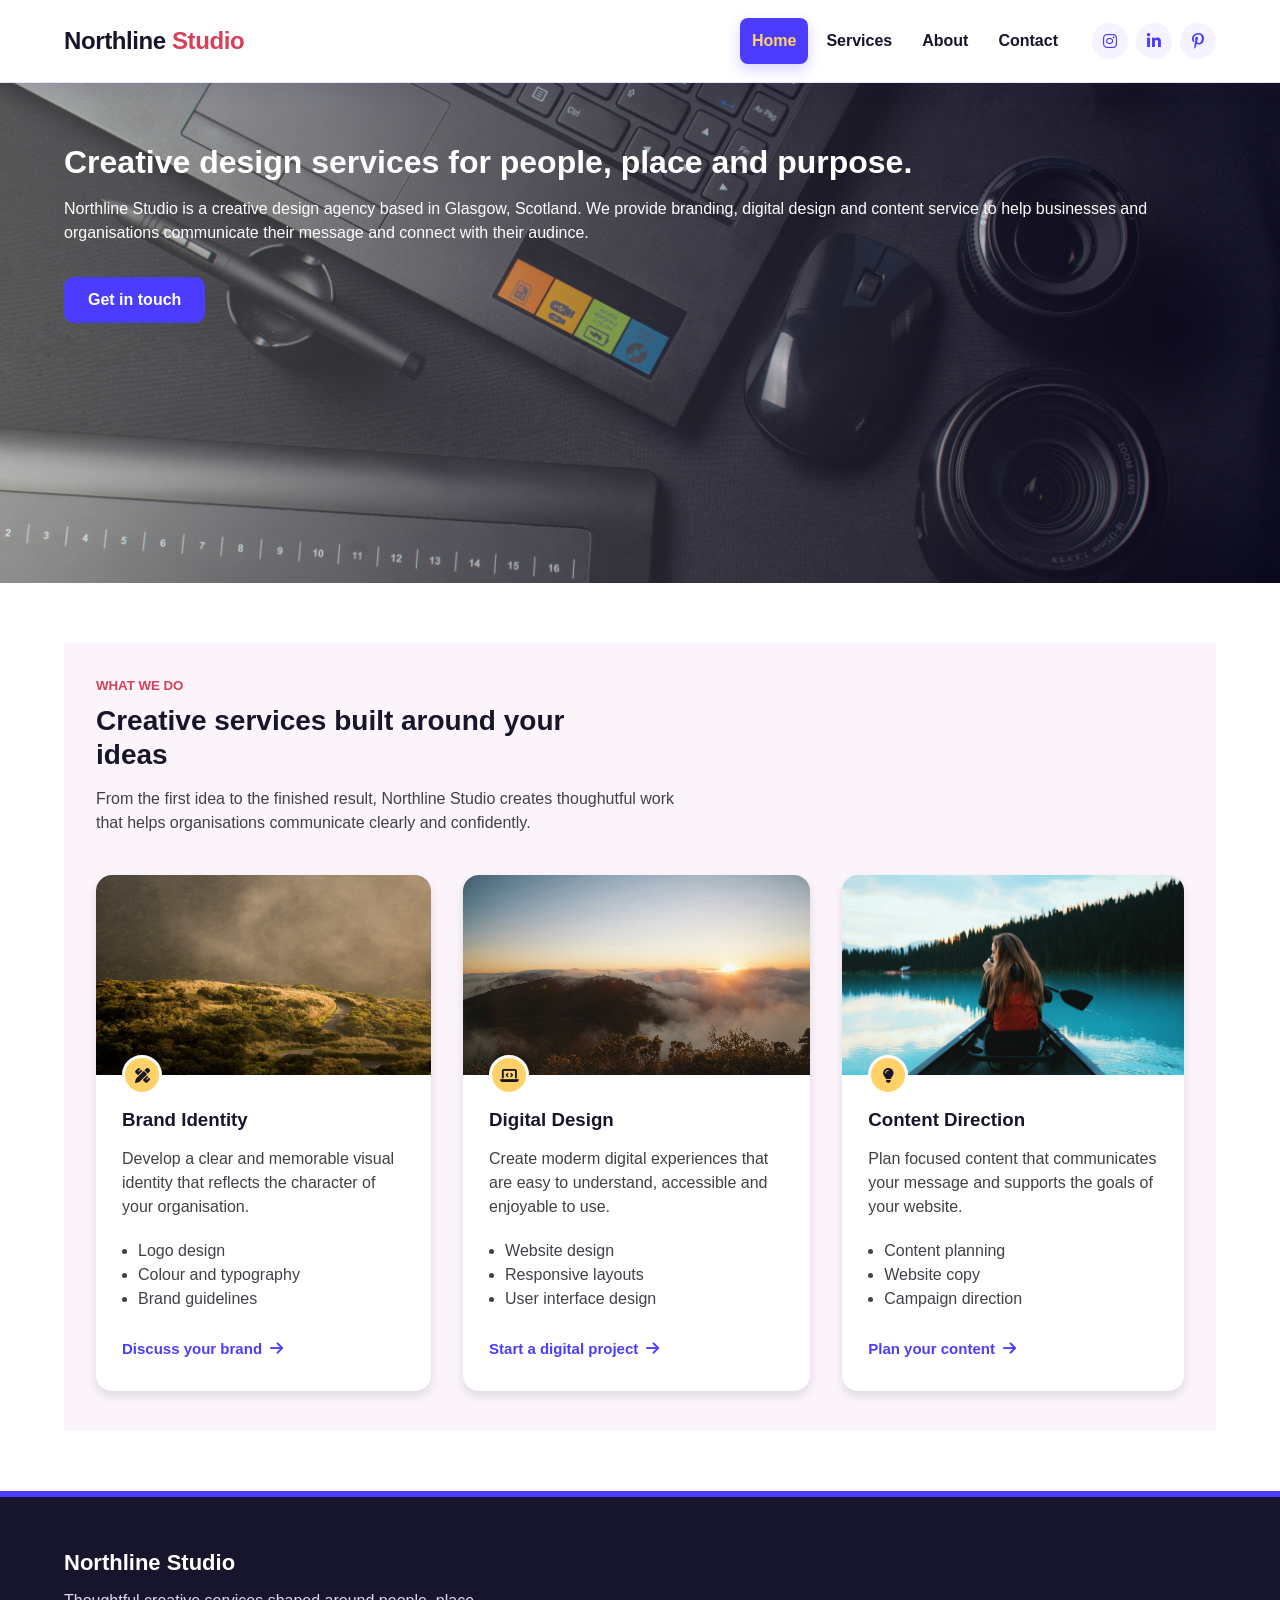
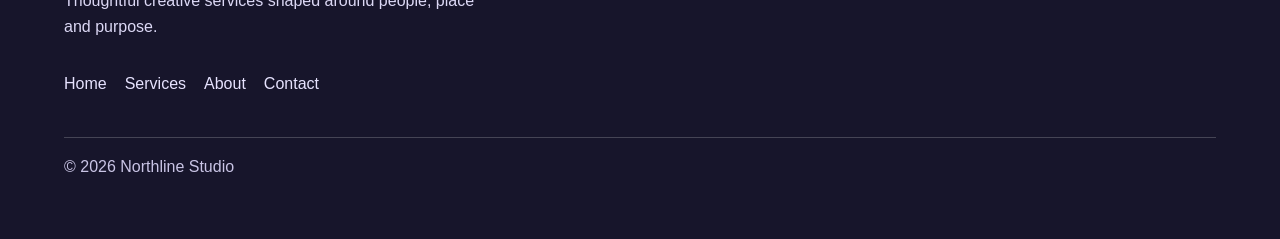
<file: index.html>
<!DOCTYPE html>
<html lang="en">
<head>
	<meta charset="UTF-8">
	<meta name="viewport" content="width=device-width, initial-scale=1.0">
	<title>Northline Studio | Home Page.</title>
	<link rel="stylesheet" href="https://cdnjs.cloudflare.com/ajax/libs/font-awesome/6.7.2/css/all.min.css">
	<link rel="stylesheet" href="./css/style.css">
</head>
<body>

	<header class="site-header">
		<div class="container header-layout">

			<a class="site-name" href="index.html">Northline <span>Studio<span></a>

			<button class="menu-button" type="button" aria-controls="main-navigation" aria-expanded="false">
				<i class="fa-solid fa-bars" aria-hidden="true"></i><span>Menu</span>
			</button>

			<nav id="main-navigation" class="main-navigation" aria-label="Main navigation">
				<div class="nav-list-wrap">
					<ul class="nav-list">
						<li><a href="index.html" aria-current="page">Home</a></li>

						<li><a href="./pages/service_page.html">Services</a></li>

						<li><a href="./pages/about_page.html">About</a></li>

						<li><a href="./pages/contact_page.html">Contact</a></li>
					</ul>

					<ul class="social-links" aria-label="Social media links">

						<li>
							<a href="https://www.instagram.com/" target="_blank" rel="noopener noreferrer" aria-label="Instagram, opens in a new tab">
								<i class="fa-brands fa-instagram" aria-hidden="true"></i>
							</a>
						</li>

						<li>
							<a href="https://www.linkedin.com/" target="_blank" rel="noopener noreferrer" aria-label="LinkedIn, opens in a new tab">
								<i class="fa-brands fa-linkedin-in" aria-hidden="true"></i>
							</a>
						</li>

						<li>
							<a href="https://www.pinterest.com/" target="_blank" rel="noopener noreferrer" aria-label="Pinterest, opens in a new tab">
								<i class="fa-brands fa-pinterest-p" aria-hidden="true"></i>
							</a>
						</li>
					</ul>
				</div>
			</nav>
		</div>
	</header>


	<main id="main-content">
		<div class="hero-section">
			<div class="image-container">
				<div class="hero-details-wrap">
					<div class="hero-details">
						<h1>Creative design services for people, place and purpose.</h1>
						<p>
							Northline Studio is a creative design agency based in Glasgow, Scotland. We provide branding, digital design and content service to help businesses and organisations communicate their message and connect with their audince.
						</p>
						<a href="./index.html#cardSection">Get in touch</a>
					</div>

				</div>
				
			</div>
			
		</div>

		<div class="card-section" id="cardSection">
			<div class="card-content-wrap container">
				<div class="card-content">
					<div class="card-content-title">
						<h5>what we do</h5>
						<h1>Creative services built around your ideas</h1>
						<p>From the first idea to the finished result, Northline Studio creates thoughutful work that helps organisations communicate clearly and confidently.</p>
					</div>

					<div class="cards-container">

						<a href="./pages/service_page.html" class="card-item">
							<div class="card-details-wrap">

								<div class="card-image-container">
									<img src="./images/card-image_1.jpg" alt="a country road in an open field" title="A country road in an open field">
								</div>
								
								<div class="card-details-container">
									<i class="fa-solid fa-pen-ruler fa-width-auto"></i>

									<h3>Brand Identity</h3>
									<p>
										Develop a clear and memorable visual identity that reflects the character of your organisation.
									</p>

									<ul>
										<li>Logo design</li>
										<li>Colour and typography</li>
										<li>Brand guidelines</li>
									</ul>
									
								</div>

							</div>

							<button>Discuss your brand <span><i class="fa-solid fa-arrow-right fa-width-auto"></i></span></button>
							
						</a>



						

						<a href="./pages/service_page.html" class="card-item">
							<div class="card-details-wrap">

								<div class="card-image-container">
									<img src="./images/card-image_2.jpg" alt="a country road in an open field" title="The sun is on the horizon, level with the mountain peaks, and there is a moderate mist.">
								</div>
								
								<div class="card-details-container">
									<i class="fa-solid fa-laptop-code fa-width-auto"></i>

									<h3>Digital Design</h3>
									<p>
										Create moderm digital experiences that are easy to understand, accessible and enjoyable to use.
									</p>

									<ul>
										<li>Website design</li>
										<li>Responsive layouts</li>
										<li>User interface design</li>
									</ul>
									
								</div>

							</div>

							<button>Start a digital project <span><i class="fa-solid fa-arrow-right fa-width-auto"></i></span></button>
							
						</a>





						<a href="./pages/service_page.html" class="card-item">
							<div class="card-details-wrap">

								<div class="card-image-container">
									<img src="./images/card-image_3.jpg" alt="a country road in an open field" title="A young woman in a kayak with a paddle glides across a calm lake with blue water.">
								</div>
								
								<div class="card-details-container">
									<i class="fa-solid fa-lightbulb fa-width-auto"></i>

									<h3>Content Direction</h3>
									<p>
										Plan focused content that communicates your message and supports the goals of your website.
									</p>

									<ul>
										<li>Content planning</li>
										<li>Website copy</li>
										<li>Campaign direction</li>
									</ul>
									
								</div>

							</div>

							<button>Plan your content <span><i class="fa-solid fa-arrow-right fa-width-auto"></i></span></button>
							
						</a>


						


						
						
					</div>

				</div>

			</div>

		</div>
	</main>


	<footer class="site-footer">
		<div class="container footer-wrap">

			<div class="footer-layout">
				<div>
					<p class="footer-title">Northline Studio</p>
					<p class="footer-description">Thoughtful creative services shaped around people, place and purpose.</p>
				</div>

				<nav aria-label="Footer navigation">
					<ul class="footer-links">
						<li><a href="./index.html">Home</a></li>

						<li><a href="./pages/service_page.html">Services</a></li>

						<li><a href="./pages/about_page.html">About</a></li>

						<li><a href="./pages/contact_page.html">Contact</a></li>
					</ul>
				</nav>
			</div>

			<div class="footer-bottom"><p>&copy; 2026 Northline Studio</p></div>

		</div>
	</footer>


	<script src="./js/script.js"></script>
</body>
</html>
</file>
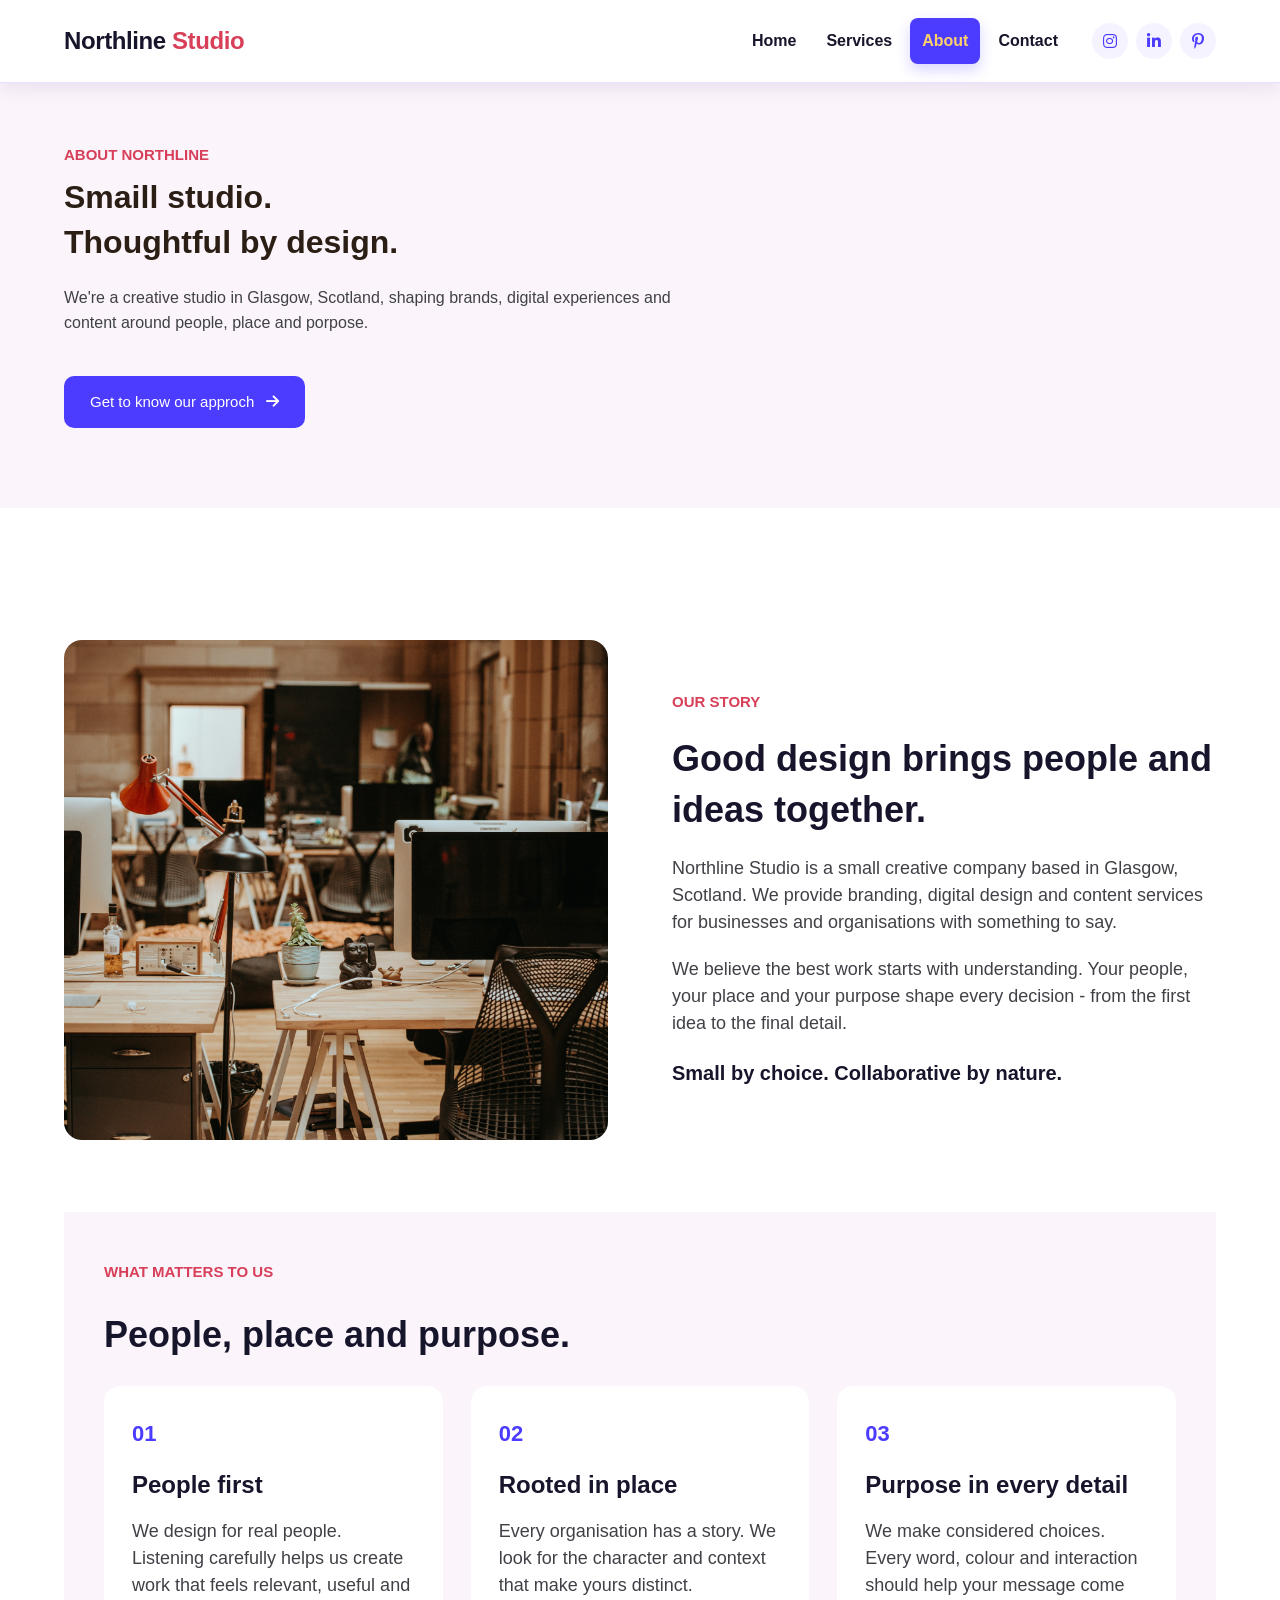
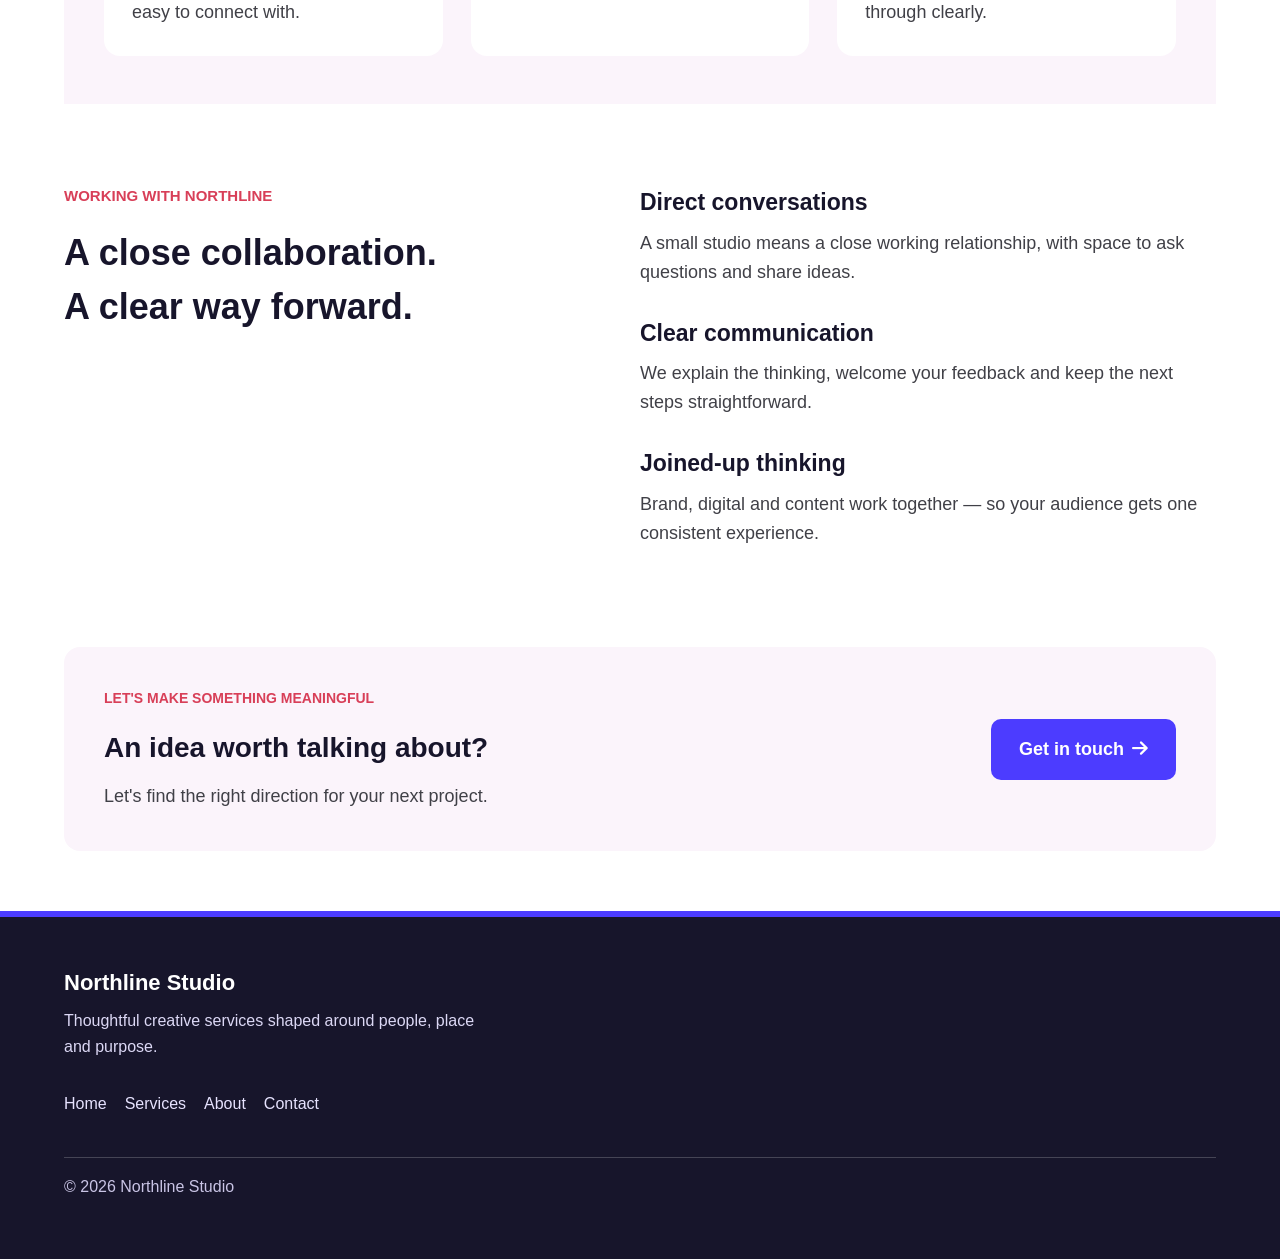
<file: pages/about_page.html>
<!DOCTYPE html>
<html lang="en">
<head>
	<meta charset="UTF-8">
	<meta name="viewport" content="width=device-width, initial-scale=1.0">
	<title>Northline Studio | About Page.</title>
	<link rel="stylesheet" href="https://cdnjs.cloudflare.com/ajax/libs/font-awesome/6.7.2/css/all.min.css">
	<link rel="stylesheet" href="../css/style.css">
</head>
<body>

	<header class="site-header">
		<div class="container header-layout">

			<a class="site-name" href="../index.html">Northline <span>Studio<span></a>

			<button class="menu-button" type="button" aria-controls="main-navigation" aria-expanded="false">
				<i class="fa-solid fa-bars" aria-hidden="true"></i><span>Menu</span>
			</button>

			<nav id="main-navigation" class="main-navigation" aria-label="Main navigation">
				<div class="nav-list-wrap">
					<ul class="nav-list">
						<li><a href="../index.html">Home</a></li>

						<li><a href="./service_page.html" >Services</a></li>

						<li><a href="./about_page.html" aria-current="page">About</a></li>

						<li><a href="../pages/contact_page.html">Contact</a></li>
					</ul>

					<ul class="social-links" aria-label="Social media links">

						<li>
							<a href="https://www.instagram.com/" target="_blank" rel="noopener noreferrer" aria-label="Instagram, opens in a new tab">
								<i class="fa-brands fa-instagram" aria-hidden="true"></i>
							</a>
						</li>

						<li>
							<a href="https://www.linkedin.com/" target="_blank" rel="noopener noreferrer" aria-label="LinkedIn, opens in a new tab">
								<i class="fa-brands fa-linkedin-in" aria-hidden="true"></i>
							</a>
						</li>

						<li>
							<a href="https://www.pinterest.com/" target="_blank" rel="noopener noreferrer" aria-label="Pinterest, opens in a new tab">
								<i class="fa-brands fa-pinterest-p" aria-hidden="true"></i>
							</a>
						</li>
					</ul>
				</div>
			</nav>
		</div>
	</header>

	<main id="main-content">
		<div class="hero-section">
			<div class="about_image-container">
				<div class="hero-details-wrap">
					<div class="about_hero-details">
						<h5>about northline</h5>
						<h1>Smaill studio. <span>Thoughtful by design.</span></h1>
						<p>
							We're a creative studio in Glasgow, Scotland, shaping brands, digital experiences and content around people, place and porpose.
						</p>
						<a href="./about_page.html#aboutOurValuesContent">Get to know our approch <span><i class="fa-solid fa-arrow-right fa-width-auto"></i></span></a>
					</div>
				</div>
			</div>
		</div>

		<div class="about-section">
			<div class="about-content-wrap container">

				<div class="about_story-content">
					<div class="about_image-story-container">
						<img src="../images/about_story.jpg" alt="A workspace with desks and computers on them, resembling an office.">
					</div>

					<div class="about_story-details-content">
						<h5>our story</h5>
						<h1>Good design brings people and ideas together.</h1>
						<p>
							Northline Studio is a small creative company based in Glasgow, Scotland. We provide branding, digital design and content services for businesses and organisations with something to say.
						</p>
						<p>
							We believe the best work starts with understanding. Your people, your place and your purpose shape every decision - from the first idea to the final detail.
						</p>
						<h4>Small by choice. Collaborative by nature.</h4>
					</div>
				</div>


				<div class="about_ourValues-content" id="aboutOurValuesContent">
					<div class="about_ourValues-title">
						<h5>what matters to us</h5>
						<h1>People, place and purpose.</h1>
					</div>
					<div class="about_ourValues-cards-container">

						<div class="about_ourValues-card">
							<div class="about_ourValues-card-details">
								<h4>01</h4>
								<h3>People first</h3>
								<p>
									We design for real people. Listening carefully helps us create work that feels relevant, useful and easy to connect with.
								</p>
							</div>
						</div>

						<div class="about_ourValues-card">
							<div class="about_ourValues-card-details">
								<h4>02</h4>
								<h3>Rooted in place</h3>
								<p>
									Every organisation has a story. We look for the character and context that make yours distinct.
								</p>
							</div>
						</div>

						<div class="about_ourValues-card">
							<div class="about_ourValues-card-details">
								<h4>03</h4>
								<h3>Purpose in every detail</h3>
								<p>
									We make considered choices. Every word, colour and interaction should help your message come through clearly.
								</p>
							</div>
						</div>


					</div>
				</div>



				<div class="about_howWeWork-content">
					<div class="about_howWeWork-title">
						<h5>working with northline</h5>
						<h1>A close collaboration.</h1>
						<h1>A clear way forward.</h1>
					</div>

					<div class="about_howWeWork-details">
						
						<div class="about_howWeWork-details-wrap">
							<h4>Direct conversations</h4>
							<p>
								A small studio means a close working relationship, with space to ask questions and share ideas.
							</p>
						</div>

						<div class="about_howWeWork-details-wrap">
							<h4>Clear communication</h4>
							<p>
								We explain the thinking, welcome your feedback and keep the next steps straightforward.
							</p>
						</div>

						<div class="about_howWeWork-details-wrap">
							<h4>Joined-up thinking</h4>
							<p>
								Brand, digital and content work together — so your audience gets one consistent experience.
							</p>
						</div>
						
					</div>

				</div>


				
				<div class="services_cta-content">

					<div class="services_cta-content-wrap">
						<div class="services_cta-content-title">
							<h5>let's make something meaningful</h5>
							<h1>An idea worth talking about?</h1>
							<p>
								Let's find the right direction for your next project.
							</p>
						</div>

						<div class="services_cta-button_wrap">
							<a href="./contact_page.html">Get in touch <span><i class="fa-solid fa-arrow-right fa-width-auto"></i></span></a>
						</div>
						
					</div>

				</div>

			</div>

		</div>
	</main>


	<footer class="site-footer">
		<div class="container footer-wrap">

			<div class="footer-layout">
				<div>
					<p class="footer-title">Northline Studio</p>
					<p class="footer-description">Thoughtful creative services shaped around people, place and purpose.</p>
				</div>

				<nav aria-label="Footer navigation">
					<ul class="footer-links">
						<li><a href="../index.html">Home</a></li>

						<li><a href="./service_page.html">Services</a></li>

						<li><a href="./about_page.html">About</a></li>

						<li><a href="./contact_page.html">Contact</a></li>
					</ul>
				</nav>
			</div>

			<div class="footer-bottom"><p>&copy; 2026 Northline Studio</p></div>

		</div>
	</footer>


	<script src="../js/script.js"></script>
</body>
</html>
</file>
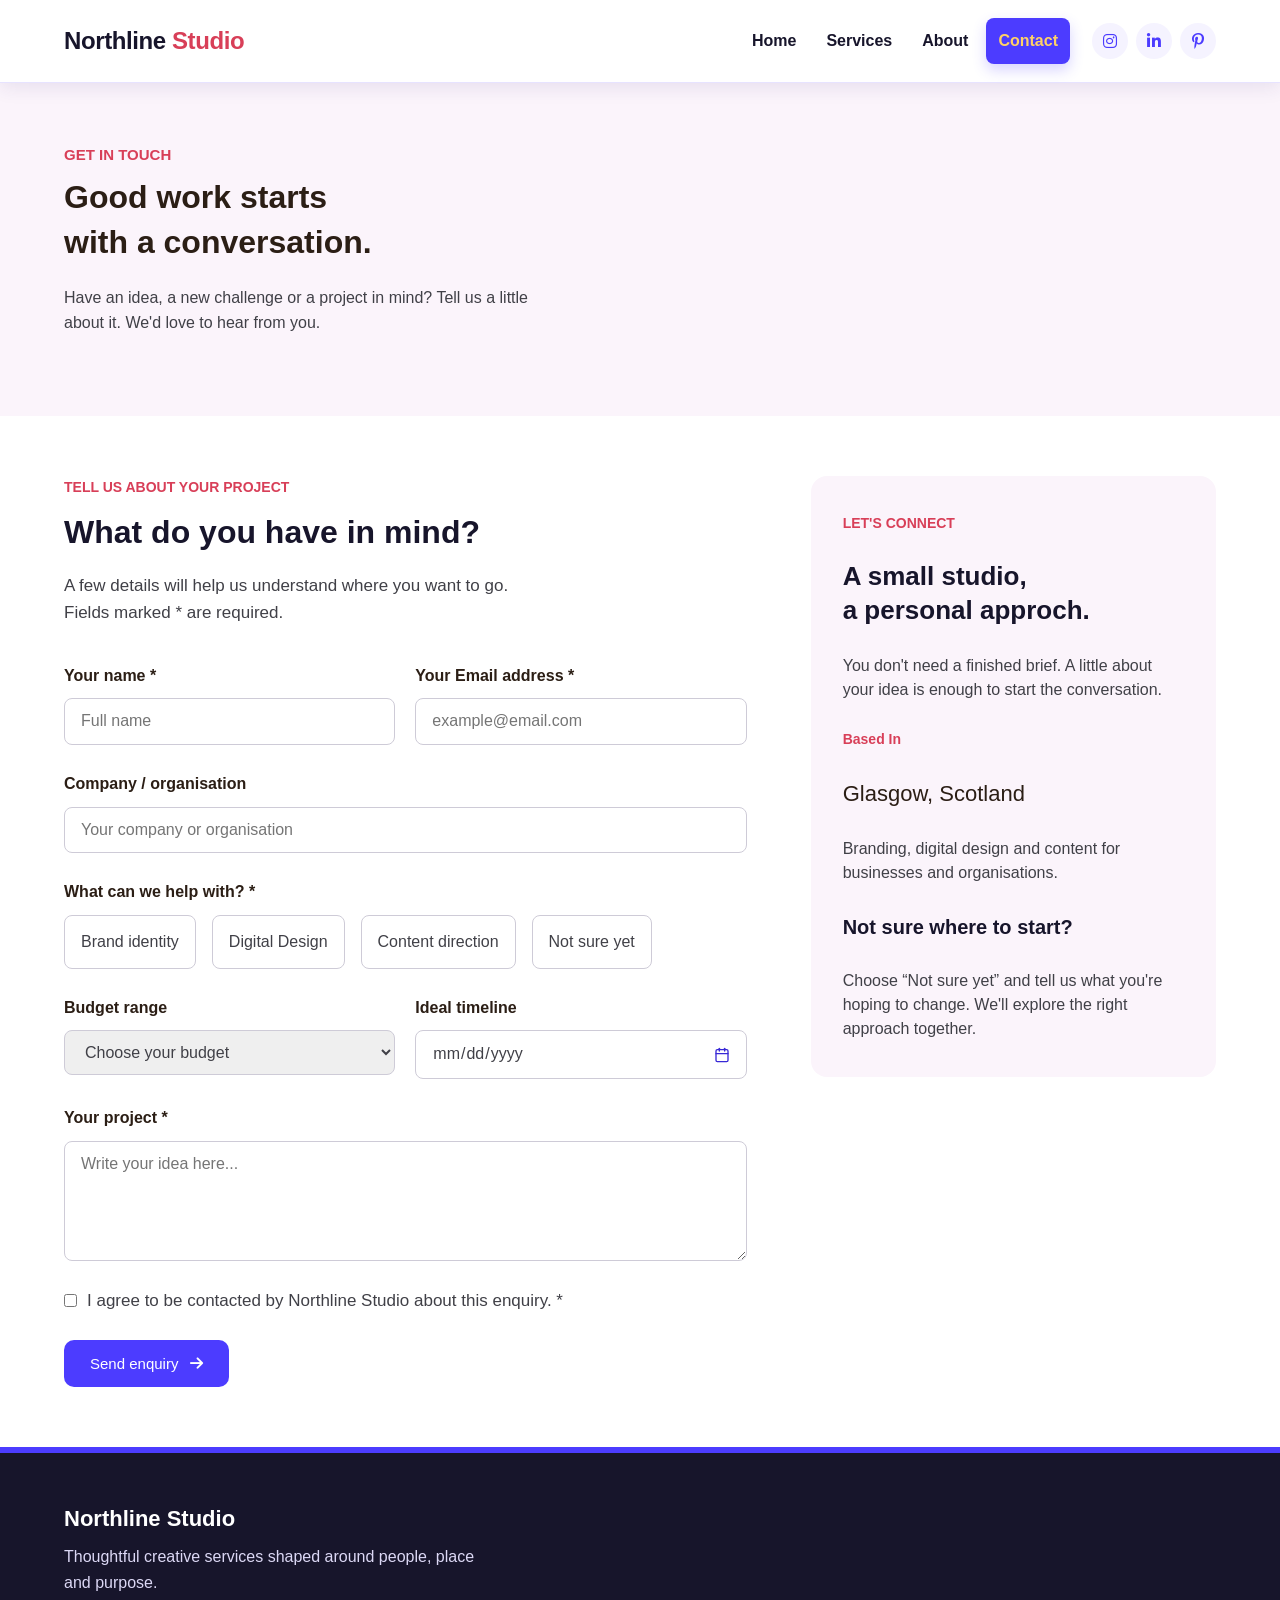
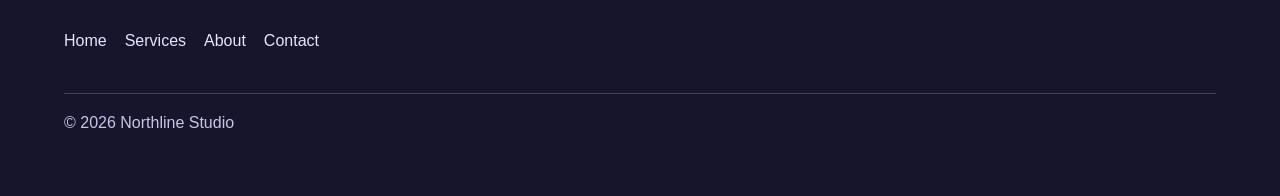
<file: pages/contact_page.html>
<!DOCTYPE html>
<html lang="en">
<head>
	<meta charset="UTF-8">
	<meta name="viewport" content="width=device-width, initial-scale=1.0">
	<title>Northline Studio | About Page.</title>
	<link rel="stylesheet" href="https://cdnjs.cloudflare.com/ajax/libs/font-awesome/6.7.2/css/all.min.css">
	<link rel="stylesheet" href="../css/style.css">
</head>
<body>

	<header class="site-header">
		<div class="container header-layout">

			<a class="site-name" href="../index.html">Northline <span>Studio<span></a>

			<button class="menu-button" type="button" aria-controls="main-navigation" aria-expanded="false">
				<i class="fa-solid fa-bars" aria-hidden="true"></i><span>Menu</span>
			</button>

			<nav id="main-navigation" class="main-navigation" aria-label="Main navigation">
				<div class="nav-list-wrap">
					<ul class="nav-list">
						<li><a href="../index.html">Home</a></li>

						<li><a href="./service_page.html" >Services</a></li>

						<li><a href="./about_page.html">About</a></li>

						<li><a href="./about_page.html" aria-current="page">Contact</a></li>
					</ul>

					<ul class="social-links" aria-label="Social media links">

						<li>
							<a href="https://www.instagram.com/" target="_blank" rel="noopener noreferrer" aria-label="Instagram, opens in a new tab">
								<i class="fa-brands fa-instagram" aria-hidden="true"></i>
							</a>
						</li>

						<li>
							<a href="https://www.linkedin.com/" target="_blank" rel="noopener noreferrer" aria-label="LinkedIn, opens in a new tab">
								<i class="fa-brands fa-linkedin-in" aria-hidden="true"></i>
							</a>
						</li>

						<li>
							<a href="https://www.pinterest.com/" target="_blank" rel="noopener noreferrer" aria-label="Pinterest, opens in a new tab">
								<i class="fa-brands fa-pinterest-p" aria-hidden="true"></i>
							</a>
						</li>
					</ul>
				</div>
			</nav>
		</div>
	</header>


	<main id="main-content">
		<div class="hero-section">
			<div class="contact_image-container">
				<div class="hero-details-wrap">
					<div class="contact_hero-details">
						<h5>get in touch</h5>
						<h1>Good work starts <span>with a conversation.</span></h1>
						<p>
							Have an idea, a new challenge or a project in mind? Tell us a little about it. We'd love to hear from you.
						</p>
					</div>
				</div>
			</div>
		</div>

		<div class="contact-section">
			<div class="contact-content-wrap container">

				<div class="contact_form-content">
					<div class="contact_form-container">
						<div class="contact_form-title">
							<h5>tell us about your project</h5>
							<h1>What do you have in mind?</h1>
							<p>A few details will help us understand where you want to go. <span>Fields marked * are required.</span></p>
						</div>

						<form class="contact_form" id="contactForm">

							<div class="user_details">
								<div class="user_name">
									<label for="userName">Your name *</label>
									<input type="text" name="userName" id="userName" placeholder="Full name">
								</div>

								<div class="user_email">
									<label for="userEmail">Your Email address *</label>
									<input type="email" name="userEmail" id="userEmail" placeholder="example@email.com">
								</div>
							</div>
							
							<div class="user_brand">
								<label for="userBrand">Company / organisation</label>
								<input type="text" name="userBrand" id="userBrand" placeholder="Your company or organisation">
							</div>


							<div class="button_group" >
								<legend>What can we help with? *</legend>
								<div class="button_group_wrap">
									<input type="checkbox" id="option-1" name="options" value="brand identity">
									<label for="option-1">Brand identity</label>

									<input type="checkbox" id="option-2" name="options" value="digital design">
									<label for="option-2">Digital Design</label>

									<input type="checkbox" id="option-3" name="options" value="Content direction">
									<label for="option-3">Content direction</label>

									<input type="checkbox" id="option-4" name="options" value="not sure yet">
									<label for="option-4">Not sure yet</label>
								</div>
								
							</div>

							<div class="user_preferences">
								<div class="user_budget">
									<label for="userBudget">Budget range</label>
									<select name="userBudget" id="userBudget">
										<option value>Choose your budget</option>
										<option value="500-1000">£500 - £1,000</option>
										<option value="1000-3000">£1,000 - £3,000</option>
										<option value="3000-5000">£3,000 - £5,000</option>
										<option value="5000-7000">£5,000 - £7,000</option>
									</select>
								</div>
								
								<div class="user_timeFrame">
									<label for="userTimeFrame">Ideal timeline</label>
									<input type="date" name="userTimeFrame" id="userTimeFrame">
								</div>
							</div>

							<div class="user_idea">
								<label for="userIdea">Your project *</label>
								<textarea name="userIdea" id="userIdea" placeholder="Write your idea here..."></textarea>
							</div>


							<div class="user_agreement">
								<input type="checkbox" name="userAgreement" id="userAgreement" class="user_agreement_checkbox">
								<label for="userAgreement">I agree to be contacted by Northline Studio about this enquiry. *</label>
							</div>

							<div class="form_button_wrap">
								<button type="button" id="contactForm">Send enquiry <span><i class="fa-solid fa-arrow-right fa-width-auto"></i></span></button>
							</div>

						</form>
					</div>

					<div class="contact_form-sideBanner">
						<h5>let's connect</h5>
						<h2>A small studio, <span>a personal approch.</span></h2>
						<p>
							You don't need a finished brief. A little about your idea is enough to start the conversation.
						</p>
						<h5>Based In</h5>
						<h4>Glasgow, Scotland</h4>
						<p>
							Branding, digital design and content for businesses and organisations.
						</p>
						<h3>Not sure where to start?</h3>
						<p>
							Choose “Not sure yet” and tell us what you're hoping to change. We'll explore the right approach together.
						</p>

					</div>
				</div>

			</div>

		</div>
	</main>


	<footer class="site-footer">
		<div class="container footer-wrap">

			<div class="footer-layout">
				<div>
					<p class="footer-title">Northline Studio</p>
					<p class="footer-description">Thoughtful creative services shaped around people, place and purpose.</p>
				</div>

				<nav aria-label="Footer navigation">
					<ul class="footer-links">
						<li><a href="../index.html">Home</a></li>

						<li><a href="./service_page.html">Services</a></li>

						<li><a href="./about_page.html">About</a></li>

						<li><a href="./contact_page.html">Contact</a></li>
					</ul>
				</nav>
			</div>

			<div class="footer-bottom"><p>&copy; 2026 Northline Studio</p></div>

		</div>
	</footer>


	<script src="../js/script.js"></script>
</body>
</html>
</file>
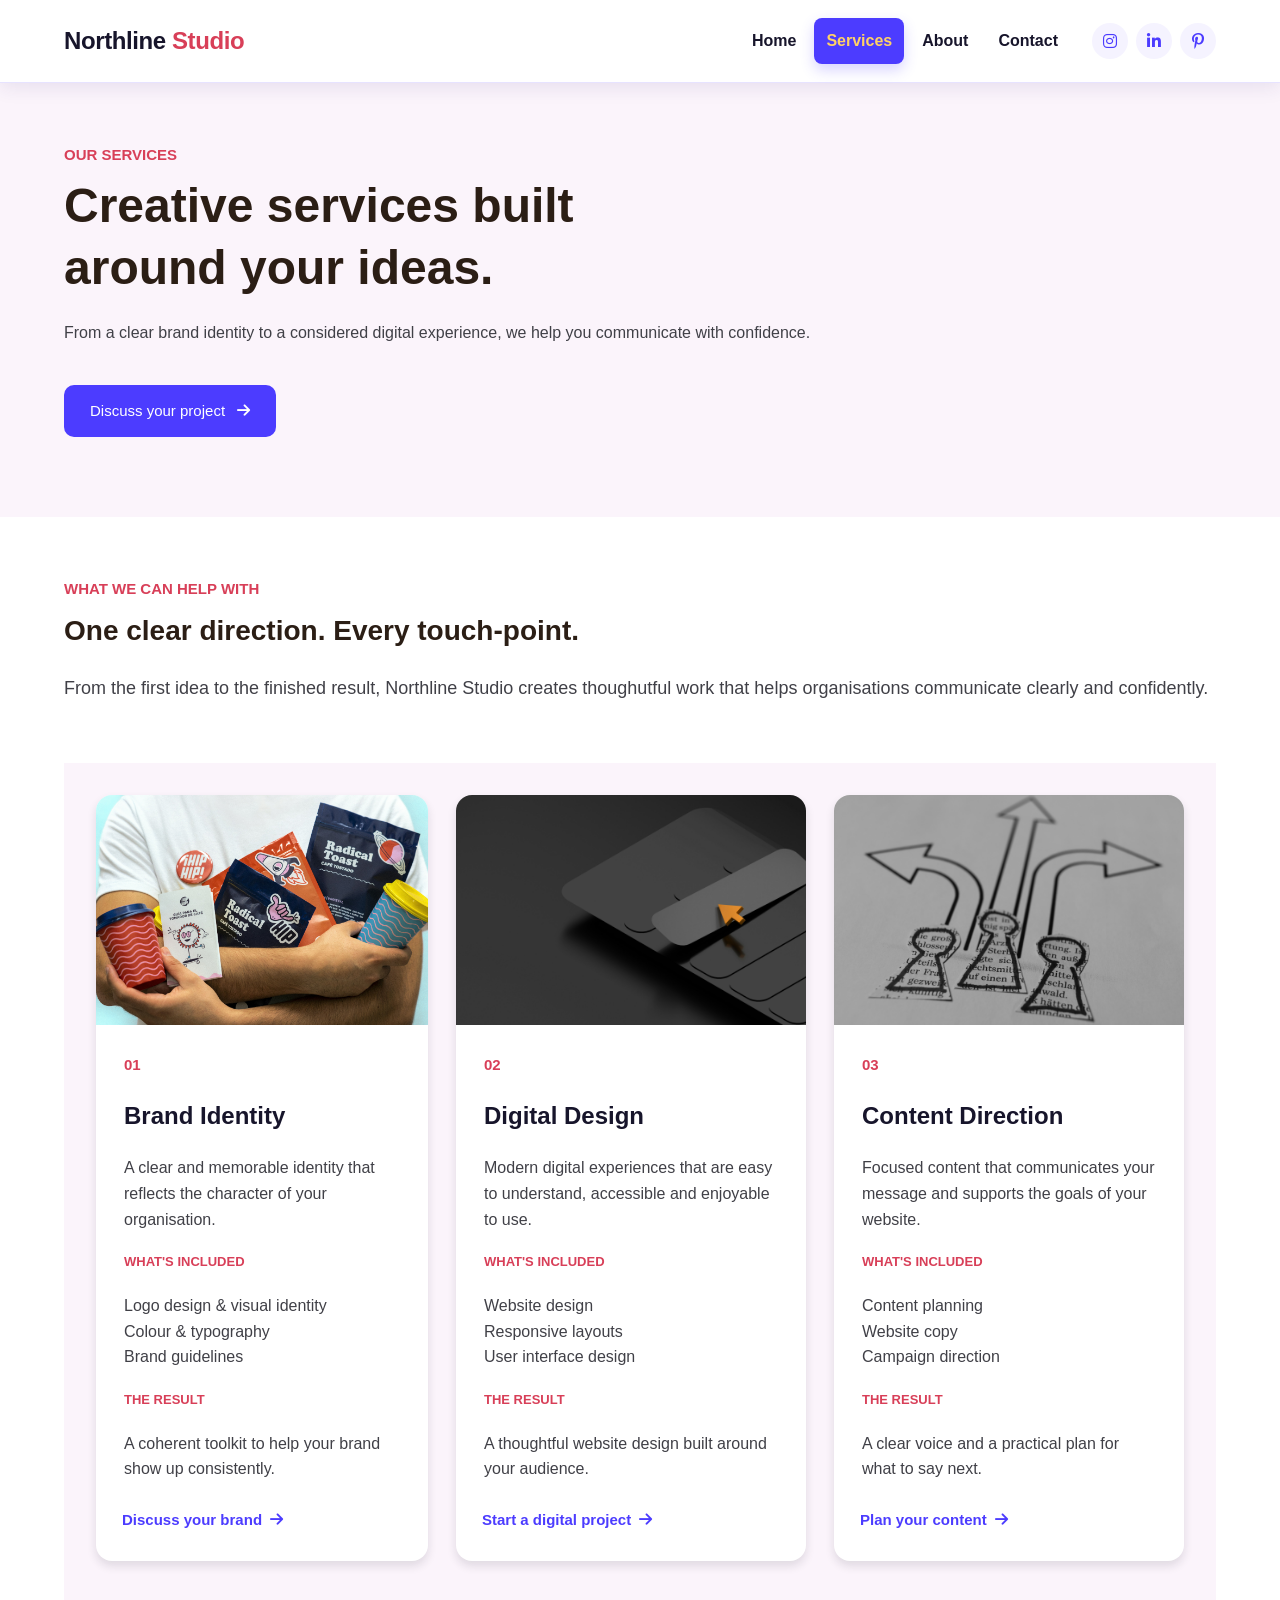
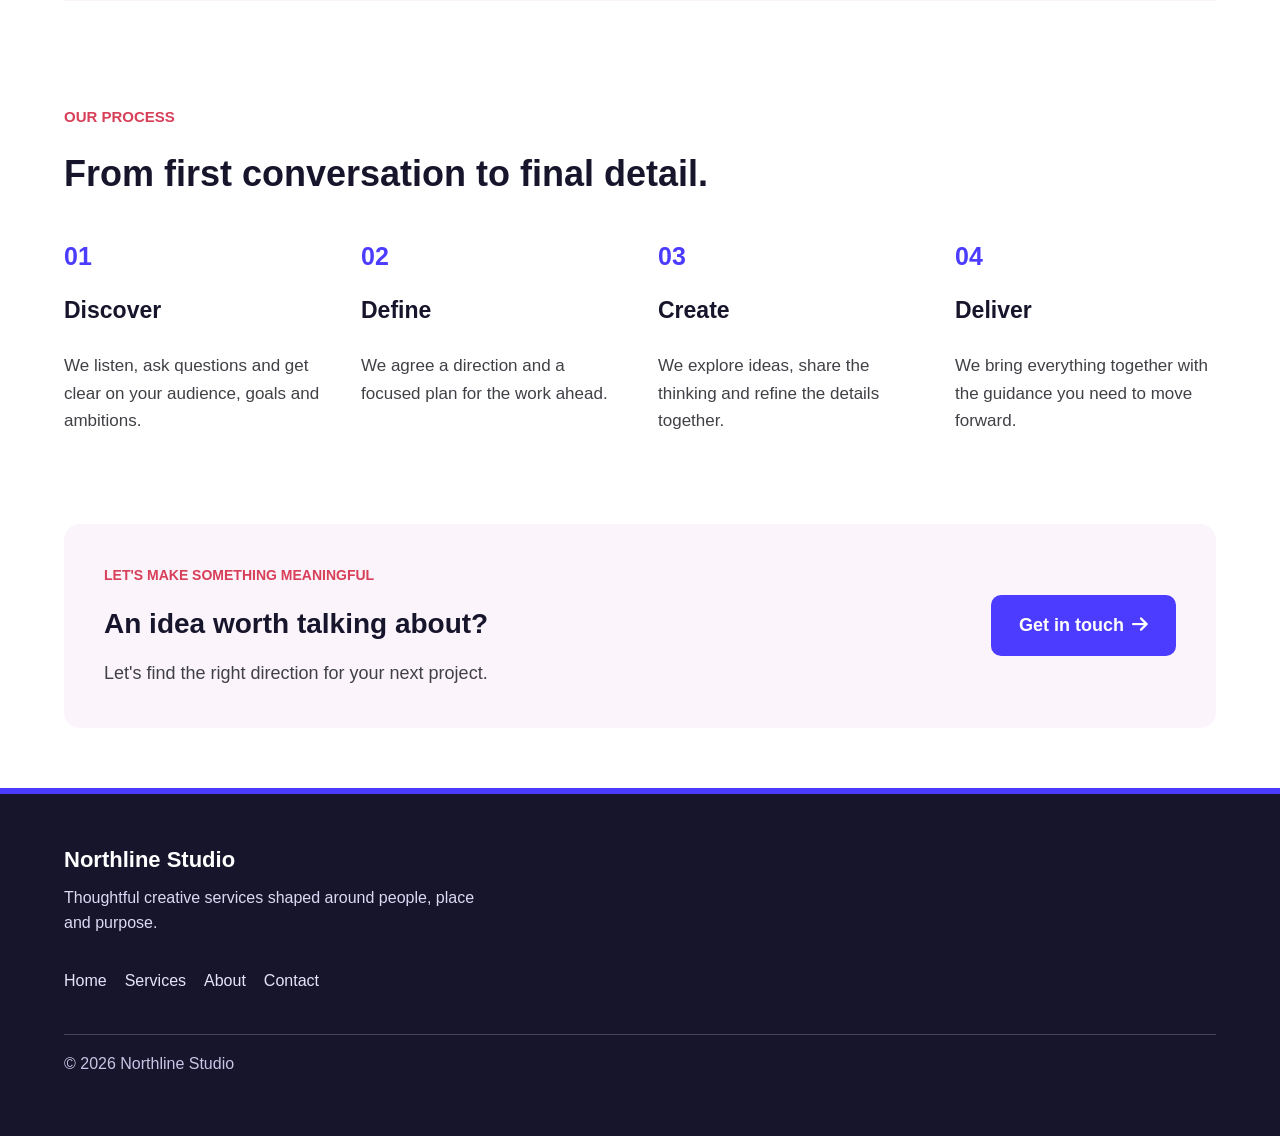
<file: pages/service_page.html>
<!DOCTYPE html>
<html lang="en">
<head>
	<meta charset="UTF-8">
	<meta name="viewport" content="width=device-width, initial-scale=1.0">
	<title>Northline Studio | Services Page.</title>
	<link rel="stylesheet" href="https://cdnjs.cloudflare.com/ajax/libs/font-awesome/6.7.2/css/all.min.css">
	<link rel="stylesheet" href="../css/style.css">
</head>
<body>

	<header class="site-header">
		<div class="container header-layout">

			<a class="site-name" href="../index.html">Northline <span>Studio<span></a>

			<button class="menu-button" type="button" aria-controls="main-navigation" aria-expanded="false">
				<i class="fa-solid fa-bars" aria-hidden="true"></i><span>Menu</span>
			</button>

			<nav id="main-navigation" class="main-navigation" aria-label="Main navigation">
				<div class="nav-list-wrap">
					<ul class="nav-list">
						<li><a href="../index.html">Home</a></li>

						<li><a href="./service_page.html" aria-current="page">Services</a></li>

						<li><a href="./about_page.html">About</a></li>

						<li><a href="./contact_page.html">Contact</a></li>
					</ul>

					<ul class="social-links" aria-label="Social media links">

						<li>
							<a href="https://www.instagram.com/" target="_blank" rel="noopener noreferrer" aria-label="Instagram, opens in a new tab">
								<i class="fa-brands fa-instagram" aria-hidden="true"></i>
							</a>
						</li>

						<li>
							<a href="https://www.linkedin.com/" target="_blank" rel="noopener noreferrer" aria-label="LinkedIn, opens in a new tab">
								<i class="fa-brands fa-linkedin-in" aria-hidden="true"></i>
							</a>
						</li>

						<li>
							<a href="https://www.pinterest.com/" target="_blank" rel="noopener noreferrer" aria-label="Pinterest, opens in a new tab">
								<i class="fa-brands fa-pinterest-p" aria-hidden="true"></i>
							</a>
						</li>
					</ul>
				</div>
			</nav>
		</div>
	</header>


	<main id="main-content">
		<div class="hero-section">
			<div class="services_image-container">
				<div class="hero-details-wrap">
					<div class="services_hero-details">
						<h5>our services</h5>
						<h1>Creative services built around your ideas.</h1>
						<p>
							From a clear brand identity to a considered digital experience, we help you communicate with confidence.
						</p>
						<a href="./contact_page.html">Discuss your project <span><i class="fa-solid fa-arrow-right fa-width-auto"></i></span></a>
					</div>

				</div>
				
			</div>
			
		</div>

		<div class="services-section">
			<div class="services-content-wrap container">

				<div class="services_card-content">
					<div class="services_card-content-title">
						<h5>what we can help with</h5>
						<h1>One clear direction. Every touch-point.</h1>
						<p>From the first idea to the finished result, Northline Studio creates thoughutful work that helps organisations communicate clearly and confidently.</p>
					</div>

					<div class="services_cards-container">

						<a href="#" class="card-item">
							<div class="services_card-details-wrap">

								<div class="card-image-container">
									<img src="../images/services_card_1.jpg" alt="a country road in an open field" title="A man holds various items at chest level—such as plastic cups, food storage bags, and simple product cards—as examples of different branded goods.">
								</div>
								
								<div class="services_card-details-container">
									
									<h4>01</h4>

									<h3>Brand Identity</h3>
									<p>
										A clear and memorable identity that reflects the character of your organisation.
									</p>

									<h5>what's included</h5>

									<ul>
										<li>Logo design & visual identity</li>
										<li>Colour & typography</li>
										<li>Brand guidelines</li>
									</ul>
									
									<h5>the result</h5>

									<p>
										A coherent toolkit to help your brand show up consistently.
									</p>

								</div>

							</div>

							<button>Discuss your brand <span><i class="fa-solid fa-arrow-right fa-width-auto"></i></span></button>
							
						</a>








						<a href="#" class="card-item">
							<div class="services_card-details-wrap">

								<div class="card-image-container">
									<img src="../images/services_card_2.jpg" alt="a country road in an open field" title="A visual effect for a product card that occurs when the mouse cursor is hovered over an element of the card.">
								</div>
								
								<div class="services_card-details-container">
									
									<h4>02</h4>

									<h3>Digital Design</h3>
									<p>
										Modern digital experiences that are easy to understand, accessible and enjoyable to use.
									</p>

									<h5>what's included</h5>

									<ul>
										<li>Website design</li>
										<li>Responsive layouts</li>
										<li>User interface design</li>
									</ul>
									
									<h5>the result</h5>

									<p>
										A thoughtful website design built around your audience.
									</p>

								</div>

							</div>

							<button>Start a digital project <span><i class="fa-solid fa-arrow-right fa-width-auto"></i></span></button>
							
						</a>









						<a href="#" class="card-item">
							<div class="services_card-details-wrap">

								<div class="card-image-container">
									<img src="../images/services_card_3.jpg" alt="a country road in an open field" title="Symbolic icons of people on a canvas, with arrows pointing in three different directions.">
								</div>
								
								<div class="services_card-details-container">
									
									<h4>03</h4>

									<h3>Content Direction</h3>
									<p>
										Focused content that communicates your message and supports the goals of your website.
									</p>

									<h5>what's included</h5>

									<ul>
										<li>Content planning</li>
										<li>Website copy</li>
										<li>Campaign direction</li>
									</ul>
									
									<h5>the result</h5>

									<p>
										A clear voice and a practical plan for what to say next.
									</p>

								</div>

							</div>

							<button>Plan your content <span><i class="fa-solid fa-arrow-right fa-width-auto"></i></span></button>
							
						</a>


						

						


						


						
						
					</div>

				</div>


				<div class="services_process-content">

					<div class="services_process-content-title">
						<h4>our process</h4>

						<h1>From first conversation to final detail.</h1>
					</div>

					<div class="services_process-content-steps">

						<div class="services_process-step-card">
							<h4>01</h4>
							<h5>discover</h5>
							<p>
								We listen, ask questions and get clear on your audience, goals and ambitions.
							</p>
						</div>

						<div class="services_process-step-card">
							<h4>02</h4>
							<h5>define</h5>
							<p>
								We agree a direction and a focused plan for the work ahead.
							</p>
						</div>

						<div class="services_process-step-card">
							<h4>03</h4>
							<h5>create</h5>
							<p>
								We explore ideas, share the thinking and refine the details together.
							</p>
						</div>

						<div class="services_process-step-card">
							<h4>04</h4>
							<h5>deliver</h5>
							<p>
								We bring everything together with the guidance you need to move forward.
							</p>
						</div>

					</div>


				</div>
				
				
				<div class="services_cta-content">

					<div class="services_cta-content-wrap">
						<div class="services_cta-content-title">
							<h5>let's make something meaningful</h5>
							<h1>An idea worth talking about?</h1>
							<p>
								Let's find the right direction for your next project.
							</p>
						</div>

						<div class="services_cta-button_wrap">
							<a href="./contact_page.html">Get in touch <span><i class="fa-solid fa-arrow-right fa-width-auto"></i></span></a>
						</div>
						
					</div>

				</div>


			</div>

		</div>
	</main>


	<footer class="site-footer">
		<div class="container footer-wrap">

			<div class="footer-layout">
				<div>
					<p class="footer-title">Northline Studio</p>
					<p class="footer-description">Thoughtful creative services shaped around people, place and purpose.</p>
				</div>

				<nav aria-label="Footer navigation">
					<ul class="footer-links">
						<li><a href="../index.html">Home</a></li>

						<li><a href="./service_page.html">Services</a></li>

						<li><a href="./about_page.html">About</a></li>

						<li><a href="./contact_page.html">Contact</a></li>
					</ul>
				</nav>
			</div>

			<div class="footer-bottom"><p>&copy; 2026 Northline Studio</p></div>

		</div>
	</footer>


	<script src="../js/script.js"></script>
</body>
</html>
</file>
<file: css/style.css>
html {
	scroll-behavior: smooth;
}


* {
	box-sizing: border-box;
}


body {
	margin: 0;
	min-height: 100vh;
	color: #2b1e15;
	background-color: #ffffff;
	font-family: 'Segoe UI', Tahoma, Geneva, Verdana, sans-serif;
	line-height: 1.6;
}




img {
	max-width: 100%;
	height: auto;
	object-fit: cover;
}


button,
input,
textarea,
select {
	font-family: 'Segoe UI', Tahoma, Geneva, Verdana, sans-serif;
	font-size: 16px;
	line-height: 1.3;
}











.menu-button,
.nav-list a,
.social-links a:hover,
.social-links a:focus-visible,
.hero-details h1,
.hero-details p,
.hero-details a,
.services_hero-details a,
.about_hero-details a,
.form_button_wrap button,
.services_cta-content-wrap a,
.button_group input[type="checkbox"]:checked + label,
.site-footer,
.footer-title,
.nav-list a[aria-current="page"] {
	color: #ffffff;
}













img,
.main-navigation.menu-open,
.nav-list a,
.about_hero-details h1 span,
.contact_hero-details h1 span,
.contact_form-title p span,
.user_name label,
.user_email label,
.user_brand label,
.button_group legend,
.user_budget label,
.user_timeFrame label,
.user_idea label,
.contact_form-sideBanner h2 span {
	display: block;
}










a,
.site-name:hover,
.site-name:focus-visible,
.card-item button,
.services_process-step-card h4,
.about_ourValues-card-details h4 {
	color: #4c3cff;
}








.card-content-title p,
.card-details-container p,
.card-details-container ul li,
.services_card-details-container p,
.services_card-details-container ul,
.services_hero-details p,
.about_hero-details p,
.contact_hero-details p,
.card-content-title p,
.services_card-content-title p,
.services_process-step-card p,
.services_cta-content-title p,
.about_story-details-content p,
.about_ourValues-card-details p,
.about_howWeWork-details-wrap p,
.contact_form-title p,
.user_name input,
.user_email input,
.user_brand input,
.user_budget select,
.user_timeFrame input,
.user_idea textarea,
.button_group label,
.user_timeFrame input[type="date"],
.user_agreement label,
.contact_form-sideBanner p {
	color: #404047;
}










.card-details-container h3,
.services_card-details-container h3,
.services_process-content-title h1,
.card-details-container .fa-pen-ruler,
.card-details-container .fa-laptop-code,
.card-details-container .fa-lightbulb,
.site-name,
.social-links a,
.card-content-title h1,
.services_process-step-card h5,
.services_cta-content-title h1,
.about_story-details-content h1,
.about_story-details-content h4,
.about_ourValues-title h1,
.about_howWeWork-title h1,
.about_ourValues-card-details h3,
.about_howWeWork-details-wrap h4,
.contact_form-title h1,
.contact_form-sideBanner h2,
.contact_form-sideBanner h3 {
	color: #17152b;
}









.card-details-container .fa-pen-ruler,
.card-details-container .fa-laptop-code,
.card-details-container .fa-lightbulb {
	background-color: #ffd167;
	width: 40px;
	height: 40px;
	font-size: 15px;
	border-radius: 50%;
	justify-content: center;
	border: 3px solid #ffffff;
	position: relative;
	top: -20px;
	margin: 0 0 -10px 0;
}









.card-details-container .fa-pen-ruler,
.card-details-container .fa-laptop-code,
.card-details-container .fa-lightbulb,
.header-layout,
.menu-button,
.nav-list-wrap,
.nav-list,
.social-links,
.hero-details-wrap,
.cards-container,
.services_cards-container,
.card-item,
.services_card-details-container,
.services_process-content,
.services_process-content-steps,
.services_cta-content-wrap,
.about_story-content,
.about_story-details-content,
.about_ourValues-content,
.about_ourValues-title,
.about_ourValues-cards-container,
.about_ourValues-card-details,
.about_howWeWork-content,
.about_howWeWork-details,
.about_howWeWork-details-wrap,
.contact_form-content,
.contact_form,
.contact_form .user_details,
.contact_form .user_preferences,
.contact_form .user_name,
.contact_form .user_email,
.contact_form .user_brand,
.contact_form .button_group,
.contact_form .user_budget,
.contact_form .user_timeFrame,
.contact_form .user_idea,
.contact_form .button_group .button_group_wrap,
.user_agreement,
.contact_form-sideBanner,
.footer-wrap,
.footer-layout,
.footer-links {
	display: flex;
}









.header-layout,
.nav-list-wrap,
.card-item,
.footer-wrap {
	justify-content: space-between;
}








.site-name,
.menu-button,
.nav-list a,
.hero-details a,
.services_cta-content-wrap a,
.about_story-details-content h4,
.user_name label,
.user_email label,
.user_brand label,
.button_group legend,
.user_budget label,
.user_timeFrame label,
.user_idea label {
	font-weight: 600;
}








.site-name span,
.social-links a:hover,
.social-links a:focus-visible,
.services_hero-details h5,
.services_card-content-title h5,
.about_hero-details h5,
.contact_hero-details h5,
.card-content-title h5,
.services_card-details-container h4,
.services_card-details-container h5,
.services_process-content-title h4,
.services_cta-content-title h5,
.about_story-details-content h5,
.about_ourValues-title h5,
.about_howWeWork-title h5,
.contact_form-title h5,
.contact_form-sideBanner h5 {
	color: #d83f58;
}











.card-details-container .fa-pen-ruler,
.card-details-container .fa-laptop-code,
.card-details-container .fa-lightbulb,
.header-layout,
.menu-button,
.menu-button i,
.social-links,
.hero-details-wrap,
.user_agreement {
	align-items: center;
}














.menu-button,
.hero-details a,
.services_hero-details a,
.about_hero-details a,
.form_button_wrap button,
.services_cta-content-wrap a {
	background-color: #4c3cff;
}













.nav-list-wrap,
.nav-list,
.cards-container,
.services_cards-container,
.card-item,
.services_card-details-container,
.services_process-content,
.services_process-content-steps,
.services_cta-content-wrap,
.about_story-content,
.about_story-details-content,
.about_ourValues-content,
.about_ourValues-title,
.about_ourValues-cards-container,
.about_ourValues-card-details,
.about_howWeWork-content,
.about_howWeWork-details,
.about_howWeWork-details-wrap,
.contact_form,
.contact_form .user_details,
.contact_form .user_preferences,
.contact_form .user_name,
.contact_form .user_email,
.contact_form .user_brand,
.contact_form .button_group,
.contact_form .user_budget,
.contact_form .user_timeFrame,
.contact_form .user_idea,
.contact_form-sideBanner,
.footer-wrap,
.footer-layout,
.footer-links {
	flex-direction: column;
}

















.container {
	width: 90%;
	max-width: 1200px;
	margin: 0 auto;
}

body .menu-is-open {
	overflow: hidden;
}

.site-header {
	position: sticky;
	top: 0;
	z-index: 1000;
	background-color: #ffffff;
	border-bottom: 1px solid #e7e3ff;
	box-shadow: 0 4px 18px rgba(45, 36, 120, 0.1);
}

.header-layout {
	gap: 20px;
	height: 72px;
}

.site-name {
	font-size: 21px;
	letter-spacing: -0.4px;
	text-decoration: none;
	white-space: nowrap;
}



.menu-button {
	gap: 8px;
	padding: 8px 12px;
	border: 0;
	border-radius: 8px;
	box-shadow: 0 6px 14px rgba(76, 60, 255, 0.22);
	cursor: pointer;
}

.menu-button i {
	width: 18px;
	font-size: 18px;
}

.menu-button:hover {
	background-color: #3828d6;
}

.main-navigation {
	display: none;
	position: fixed;
	top: 72px;
	right: 0;
	left: 0;
	bottom: 0;
	padding: 45px 5%;
	background: linear-gradient(155deg, #4c3cff 0%, #6d4cff 50%, #17152b 100%);
	
}


.nav-list-wrap {
	min-height: stretch;
}

.nav-list {
	gap: 8px;
	padding: 0;
	margin: 0;
	list-style: none;
}

.nav-list a {
	font-size: 20px;
	text-decoration: none;
	border-bottom: 1px solid rgba(255, 255, 255, 0.2);
}

.nav-list a[aria-current="page"] {
	color: #ffd166;
}

.social-links {
	gap: 12px;
	margin: 0;
	padding: 0;
	list-style: none;
}

.social-links a {
	display: grid;
	width: 46px;
	height: 46px;
	background-color: #ffd166;
	border-radius: 50%;
	place-items: center;
	text-decoration: none;
}






.image-container {
	width: 100%;
	height: 500px;
	background-image: 
		linear-gradient(to right, rgba(255, 255, 255, 0.25), rgba(76, 60, 255, 0.1)), 
		url(../images/home-hero-image.jpg);
	background-size: cover;
	background-position: 50% 10%;
}

.services_image-container,
.about_image-container,
.contact_image-container {
	background-color: #fbf4fb;
}

.hero-details-wrap {
	width: 90%;
	max-width: 1200px;
	margin: 0 auto;
	padding: 60px 0 80px;
}

.services_card-content-title {
	margin: 0 0 60px;
}

.services_hero-details h5,
.services_card-content-title h5,
.about_hero-details h5,
.contact_hero-details h5 {
	text-transform: uppercase;
	font-weight: 700;
	margin: 0 0 8px;
	font-size: 15px;
}

.hero-details h1 {
	line-height: 1.2;
	margin: 0 0 16px 0;
}

.services_hero-details h1 {
	font-size: 32px;
	margin: 0 0 20px;
	line-height: 1.3;
}

.about_hero-details h1,
.contact_hero-details h1 {
	font-size: 32px;
	margin: 0;
	line-height: 1.4;
	margin: 0 0 20px;
}



.hero-details p {
	margin: 0 0 32px 0;
	line-height: 1.5;
}

.services_hero-details p,
.about_hero-details p,
.contact_hero-details p {
	font-size: 16px;
	margin: 0 0 40px;
}


.hero-details a {
	padding: 10px 24px;
	text-decoration: none;
	border-radius: 10px;
	display: inline-block;
}

.services_hero-details a,
.about_hero-details a,
.form_button_wrap button {
	padding: 14px 26px;
	border-radius: 10px;
	text-decoration: none;
	font-weight: 500;
	display: inline-flex;
	gap: 12px;
	border-style: none;
	outline: none;
	cursor: pointer;
	font-size: 15px;
}
















.card-section,
.services-section,
.about-section,
.contact-section {
	padding: 60px 0;
}

.card-content-wrap {
	background-color: #fbf4fb;
}

.services_card-content {
	padding: 0 0 40px;
}

.card-content,
.services_cards-container {
	padding: 32px 32px 40px;
}

.services_cards-container {
	background-color: #fbf4fb;
}

.card-content-title {
	margin: 0 0 40px;
}

.card-content-title h5 {
	text-transform: uppercase;
	margin: 0 0 8px 0;
}

.card-content-title h1 {
	margin: 0 0 16px 0;
	width: 100%;
	line-height: 1.2;
	font-size: 28px;
}

.services_card-content-title h1 {
	font-size: 28px;
	margin: 0 0 20px;
}

.card-content-title p {
	width: 100%;
	line-height: 1.5;
	margin: 0;
}

.services_card-content-title p {
	font-size: 18px;
	margin: 0;
}

.cards-container,
.services_cards-container {
	gap: 50px;
}


.card-item {
	border-radius: 16px;
	background-color: #ffffff;
	box-shadow: 0 5px 10px rgba(23, 21, 42, 0.12);
	gap: 28px;
	text-decoration: none;
	padding: 0 0 32px;
}

.card-image-container {
	height: 200px;
}

.services_card-details-wrap .card-image-container {
	height: 230px
}

.card-image-container img {
	width: 100%;
	height: 100%;
	border-radius: 16px 16px 0 0;
}

.card-details-container {
	padding: 0 26px;
}

.services_card-details-container {
	padding: 28px 28px 0;
	gap: 20px;
}

.services_card-details-container h4 {
	font-weight: 700;
	margin: 0;
	font-size: 15px;
}

.card-details-container h3 {
	margin: 0 0 12px 0;
}

.services_card-details-container h3 {
	font-size: 24px;
	margin: 0;
}

.card-details-container p {
	margin: 0 0 20px;
	line-height: 1.5;
}

.services_card-details-container p {
	margin: 0;
}

.services_card-details-container h5 {
	font-size: 13px;
	font-weight: 700;
	text-transform: uppercase;
	margin: 0;
}

.card-details-container ul {
	margin: 0;
	padding: 0 0 0 16px;
	line-height: 1.5;
}

.services_card-details-container ul {
	list-style: none;
	padding: 0;
	margin: 0;
}

.card-item button {
	font-weight: 700;
	font-size: 15px;
	display: inline-flex;
	gap: 8px;
	background-color: transparent;
	border-style: none;
	padding: 0 26px;
	cursor: pointer;
}

















.services_process-content {
	padding: 64px 0 26px;
	gap: 36px;
}

.services_process-content-title h4 {
	text-transform: uppercase;
	font-size: 15px;
	margin: 0 0 20px;
}


.services_process-content-title h1 {
	margin: 0;
	line-height: 1.4;
	font-size: 34px;
}

.services_process-content-steps {
	gap: 36px;
}



.services_process-step-card h4,
.services_process-step-card h5,
.services_process-step-card p {
	margin: 0;
}

.services_process-step-card h4 {
	font-size: 25px;
	font-weight: 700;
	margin: 0 0;
}

.services_process-step-card h5 {
	font-size: 23px;
	font-weight: 700;
	text-transform: capitalize;
	margin: 0 0 8px;
}

.services_process-step-card p {
	font-size: 17px;
}












.services_cta-content {
	padding: 64px 0 0;
}

.services_cta-content-wrap {
	background-color: #fbf4fb;
	border-radius: 16px;
	padding: 36px 22px;
	gap: 40px;
}

.services_cta-content-title h5 {
	text-transform: uppercase;
	font-size: 14px;
	font-weight: 700;
	margin: 0 0 20px;
}

.services_cta-content-title h1 {
 
	font-size: 28px;
	margin: 0 0 16px;
	line-height: 1.3;
}

.services_cta-content-title p {
	font-size: 18px;
	margin: 0;
}

.services_cta-content-wrap a {
	display: inline-flex;
	gap: 8px;
	border-radius: 10px;
	padding: 16px 28px;
	text-decoration: none;
	font-size: 18px;
}


















.about_story-content {
	padding: 72px 0 72px;
}

.about_image-story-container img {
	height: 500px;
	border-radius: 18px;
}

.about_story-content {
	gap: 64px;
}

.about_story-details-content {
	gap: 20px;
}

.about_story-details-content h5 {
	text-transform: uppercase;
	margin: 0;
	font-size: 15px;
	font-weight: 700;
}

.about_story-details-content h1 {
	font-size: 30px;
	margin: 0;
	line-height: 1.4;
}

.about_story-details-content p {
	margin: 0;
	line-height: 1.5;

}

.about_story-details-content h4 {
	font-size: 20px;
	margin: 0;
}

















.about_ourValues-content {
	background-color: #fbf4fb;
	padding: 48px 22px;
	gap: 24px;
}

.about_ourValues-title {
	gap: 24px;
}

.about_ourValues-title h5,
.about_howWeWork-title h5 {
	text-transform: uppercase;
	font-size: 15px;
	font-weight: 700;
	margin: 0;
}

.about_ourValues-title h1,
.about_howWeWork-title h1 {
	margin: 0;
	font-size: 32px;
	line-height: 1.5;
}

.about_ourValues-cards-container {
	gap: 28px;
}

.about_ourValues-card {
	background-color: #ffffff;
	border-radius: 16px;
	padding: 30px 28px;
}

.about_ourValues-card-details {
	gap: 18px;

}

.about_ourValues-card-details h4 {
	font-size: 22px;
	font-weight: 700;
	margin: 0;
}

.about_ourValues-card-details h3 {
	margin: 0;
	font-size: 22px;
	line-height: 1.3;
}
.about_ourValues-card-details p {
	line-height: 1.5;
	margin: 0;
	font-size: 17px;
}











.about_howWeWork-content {
	padding: 80px 0 36px;
	gap: 36px;
}

.about_howWeWork-title h5 {
	margin: 0 0 18px;
}

.about_howWeWork-details {
	gap: 28px;
}

.about_howWeWork-details-wrap {
	gap: 8px;
}

.about_howWeWork-details-wrap h4 {
	font-size: 23px;
	margin: 0;
}

.about_howWeWork-details-wrap p {
	font-size: 17px;
	margin: 0;
}












.contact_form-content {
	flex-direction: column-reverse;
	gap: 64px;
}

.contact_form-container {
	flex: 2;
}

.contact_form-sideBanner {
	flex: 1;
	height: max-content;
}

.contact_form-title {
	margin: 0 0 36px;
}

.contact_form-title h5 {
	margin: 0 0 10px;
	text-transform: uppercase;
	font-size: 14px;
	font-weight: 700;
}

.contact_form-title h1 {
	font-size: 26px;
	margin: 0 0 16px;
	line-height: 1.5;
}

.contact_form-title p {
	font-size: 16px;
	margin: 0;
}















.user_name label,
.user_email label,
.user_brand label,
.button_group legend,
.user_budget label,
.user_timeFrame label,
.user_idea label {
	font-size: 16px;
}



.user_name input,
.user_email input,
.user_brand input,
.user_budget select,
.user_timeFrame input,
.user_idea textarea {
	padding: 12px 16px;
	border-radius: 8px;
	border: 1px solid #cecbd7;
	outline: none;
}


.button_group {
	padding: 0;
}

.button_group legend {
	padding: 0;
}

.button_group input[type="checkbox"] {
	display: none;
	padding: 0;
}

.button_group label {
	padding: 13px 16px;
	background: #ffffff;
	display: inline-block;
	border: 1px solid #cecbd7;
	border-radius: 8px;
	cursor: pointer;
	user-select: none;
}



.button_group input[type="checkbox"]:checked + label {
	background: #3828d6;
	border-color: #3828d6;
}

.button_group label:hover {
	color: #3828d6;
  background: #f5f3ff;
	border-color: #3828d6;
}




.user_timeFrame input[type="date"] {
  position: relative;
  padding-right: 2.5rem;
  background-image: url("data:image/svg+xml,%3Csvg xmlns='http://www.w3.org/2000/svg' width='16' height='16' viewBox='0 0 24 24' fill='none' stroke='%233828d6' stroke-width='2' stroke-linecap='round' stroke-linejoin='round'%3E%3Crect x='3' y='4' width='18' height='18' rx='2'/%3E%3Cline x1='16' y1='2' x2='16' y2='6'/%3E%3Cline x1='8' y1='2' x2='8' y2='6'/%3E%3Cline x1='3' y1='10' x2='21' y2='10'/%3E%3C/svg%3E");
  background-repeat: no-repeat;
  background-position: right 1rem center;
	outline: none;
}


.user_timeFrame input[type="date"]::-webkit-calendar-picker-indicator {
  position: absolute;
  inset: 0;
  width: auto;
  height: auto;
  margin: 0;
  padding: 0;
  filter: none;
  opacity: 0;
  cursor: pointer;
}




.user_idea textarea {
	resize: vertical;
	outline: none;
}




.user_name input:hover,
.user_email input:hover,
.user_brand input:hover,
.user_name input:focus,
.user_email input:focus,
.user_brand input:focus,
.user_name input:active,
.user_email input:active,
.user_brand input:active,
.user_budget select:hover,
.user_budget select:focus,
.user_budget select:active,
.user_timeFrame input[type="date"]:hover,
.user_timeFrame input[type="date"]:focus,
.user_timeFrame input[type="date"]:active,
.user_idea textarea:hover,
.user_idea textarea:focus,
.user_idea textarea:active {
	background-color: #f5f3ff;
	border: 1px solid #3828d6;
}

















.contact_form {
	gap: 26px;
}

.contact_form input:not(.user_agreement_checkbox),
.contact_form select,
.contact_form textarea {
	width: 100%;
}

.contact_form textarea {
	min-height: 120px;
}

.contact_form .user_details,
.contact_form .user_preferences {
	gap: 20px;
}


.contact_form .user_name,
.contact_form .user_email,
.contact_form .user_brand,
.contact_form .button_group,
.contact_form .user_budget,
.contact_form .user_timeFrame,
.contact_form .user_idea {
	gap: 10px;
}


.contact_form .user_name,
.contact_form .user_email,
.contact_form .user_budget,
.contact_form .user_timeFrame {
	width: 100%;
}

.contact_form .button_group .button_group_wrap {
	gap: 16px;
	flex-wrap: wrap;
}

.user_agreement {
	gap: 10px;
}

.user_agreement_checkbox {
	margin: 0;
	width: 13px;
	height: 13px;
}

.user_agreement label {
	font-size: 15px;
	font-weight: 500;
}




















.contact_form-sideBanner {
	padding: 36px 32px;
	background: #fbf4fb;
	border-radius: 16px;
	gap: 26px;
}

.contact_form-sideBanner * {
	margin: 0;
}

.contact_form-sideBanner h5 {
	font-size: 14px;
}
.contact_form-sideBanner h5:nth-of-type(1) {
	text-transform: uppercase;
}

.contact_form-sideBanner h2 {
	font-size: 26px;
	line-height: 1.3;
}

.contact_form-sideBanner h4 {
	font-size: 22px;
	font-weight: 500;
}

.contact_form-sideBanner p {
	font-size: 16px;
	line-height: 1.5;
}

.contact_form-sideBanner h3 {
	font-size: 20px;
}
































.site-footer {
	padding-top: 48px;
	background-color: #17152b;
	border-top: 6px solid #4c3cff;
}

.footer-wrap {
	gap: 40px;
	padding: 0 0 60px;
}

.footer-layout {
	gap: 32px;
}


.footer-title {
	margin-top: 0;
	margin-bottom: 8px;
	font-size: 22px;
	font-weight: bold;
}


.footer-description {
	max-width: 430px;
	margin-top: 0;
	margin-bottom: 0;
	color: #dcd8f5;
}



.footer-links {
	gap: 10px;
	margin: 0;
	padding: 0;
	list-style: none;
}


.footer-links a {
	color: #e7e3ff;
	font-weight: 500;
	text-decoration: none;
}


.footer-links a:hover,
.footer-links a:focus-visible {
	color: #ffd166;
	text-decoration: underline;
	text-underline-offset: 4px;
}


.footer-bottom {
	padding-top: 16px;
	color: #c9c4e5;
	border-top: 1px solid rgba(255, 255, 255, 0.2);
}


.footer-bottom p {
	margin: 0;
}















@media (min-width: 800px) {
	.header-layout {
		height: 82px;
	}


	.site-name {
		font-size: 24px;
	}


	.menu-button {
		display: none;
	}


	.main-navigation {
		display: flex;
		position: static;
		align-items: center;
		gap: 16px;
		padding: 0;
		background: transparent;
		overflow: visible;
		
	}


	.nav-list-wrap,
	.nav-list {
		flex-direction: row;
		align-items: center;
		gap: 6px;
		max-width: none;
	}


	.nav-list a {
		padding: 10px 12px;
		color: #17152b;
		font-size: 16px;
		border: 0;
		border-radius: 8px;

	}


	.nav-list a:hover,
  .nav-list a:focus-visible {
		color: #4c3cff;
		background-color: #f5f3ff;
  }

	.nav-list a[aria-current="page"] {
		background-color: #4c3cff;
		box-shadow: 0 6px 14px rgba(76, 60, 255, 0.22);
	}

	.social-links {
		gap: 8px;
		max-width: none;
		margin: 0;
		padding-left: 16px;
		border: 0 0 0 1px solid #ddd8ff;
	}

	.social-links a {
		width: 36px;
		height: 36px;
		color: #4c3cff;
		background-color: #f5f3ff;
	}









	















	.services_hero-details h1 {
		width: 70%;
		font-size: 48px;
	}

	.about_hero-details p,
	.contact_hero-details p {
		width: 70%;
	}

	
	.card-content-title h1 {
		margin: 0 0 16px 0;
		width: 50%;
		line-height: 1.2;
		color: #17152b;
	}

	.card-content-title p {
		width: 54%;
		line-height: 1.5;
		margin: 0;
		color: #404047;
	}

	.cards-container {
		gap: 32px;
		flex-direction: row;
		justify-content: space-between;
	}

	.services_cards-container {
		gap: 28px;
		flex-direction: row;
		justify-content: space-between;
	}

	.card-item {
		max-width: 350px;
	}

	









	.services_process-content-title h1 {
		font-size: 36px;
	}

	.services_process-content-steps {
		flex-direction: row;
		justify-content: space-between;
	}

	.services_process-step-card {
		display: flex;
		flex-direction: column;
		gap: 16px;
		flex: 1;
	}

	.about_story-content {
		flex-direction: row;
		align-items: center;
	}

	.about_image-story-container,
	.about_story-details-content {
		flex: 1;
	}

	.about_story-details-content h1 {
		font-size: 36px;
	}

	.about_story-details-content p {
		font-size: 18px;
	}










	.about_ourValues-content {
		padding: 48px 40px;
	}

	.about_ourValues-title h1,
	.about_howWeWork-title h1 {
		font-size: 36px;
	}

	.about_ourValues-cards-container {
		flex-direction: row;
	}

	.about_ourValues-card {
		flex: 1;
	}

	.about_ourValues-card-details h3 {
		font-size: 24px;
	}

	.about_ourValues-card-details p {
		font-size: 18px;
	}














	.about_howWeWork-content {
		display: flex;
		align-items: flex-start;
		justify-content: space-between;
		flex-direction: row;
	}

	.about_ourValues-title h1,
	.about_howWeWork-title h1 {
		font-size: 36px;
	}

	.about_howWeWork-details {
		width: 50%;
	}

	.about_howWeWork-details-wrap p {
		font-size: 18px;
	}













	.contact_hero-details p {
		margin: 0;
	}












	

	.contact_form-title h1 {
		font-size: 32px;
	}

	.contact_form-title p {
		font-size: 17px;
	}


	.contact_form-content {
		flex-direction: row;
	}
	.contact_form .user_details,
	.contact_form .user_preferences {
		flex-direction: row;
	}

	.user_agreement label {
		font-size: 17px;
	}











	.services_cta-content-wrap {
		flex-direction: row;
		align-items: center;
		justify-content: space-between;
		padding: 40px;
	}




	
















	.footer-layout {
    display: flex;
    flex-direction: column;
    gap: 32px;
		justify-content: space-between;
		align-items: flex-start;
	}


	.footer-links {
		flex-direction: row;
		flex-wrap: wrap;
		gap: 18px;
	}
}
</file>
